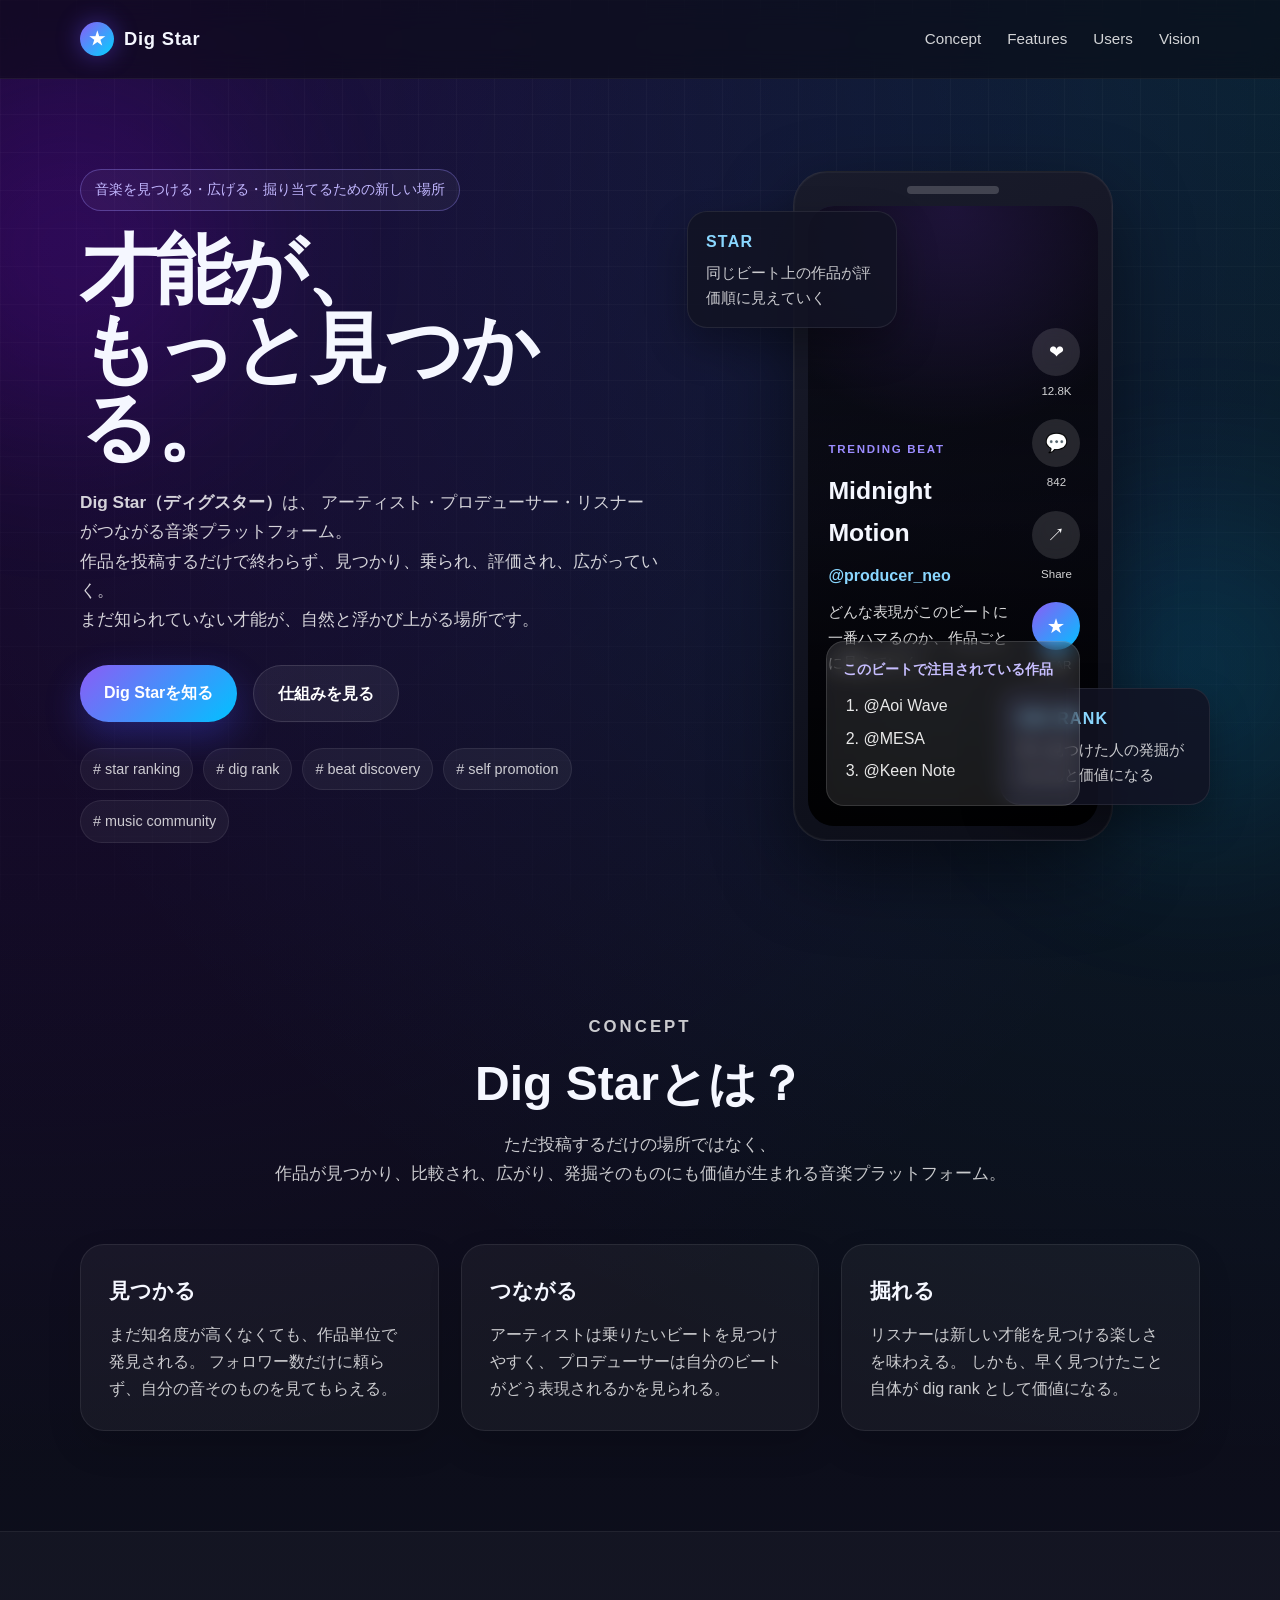
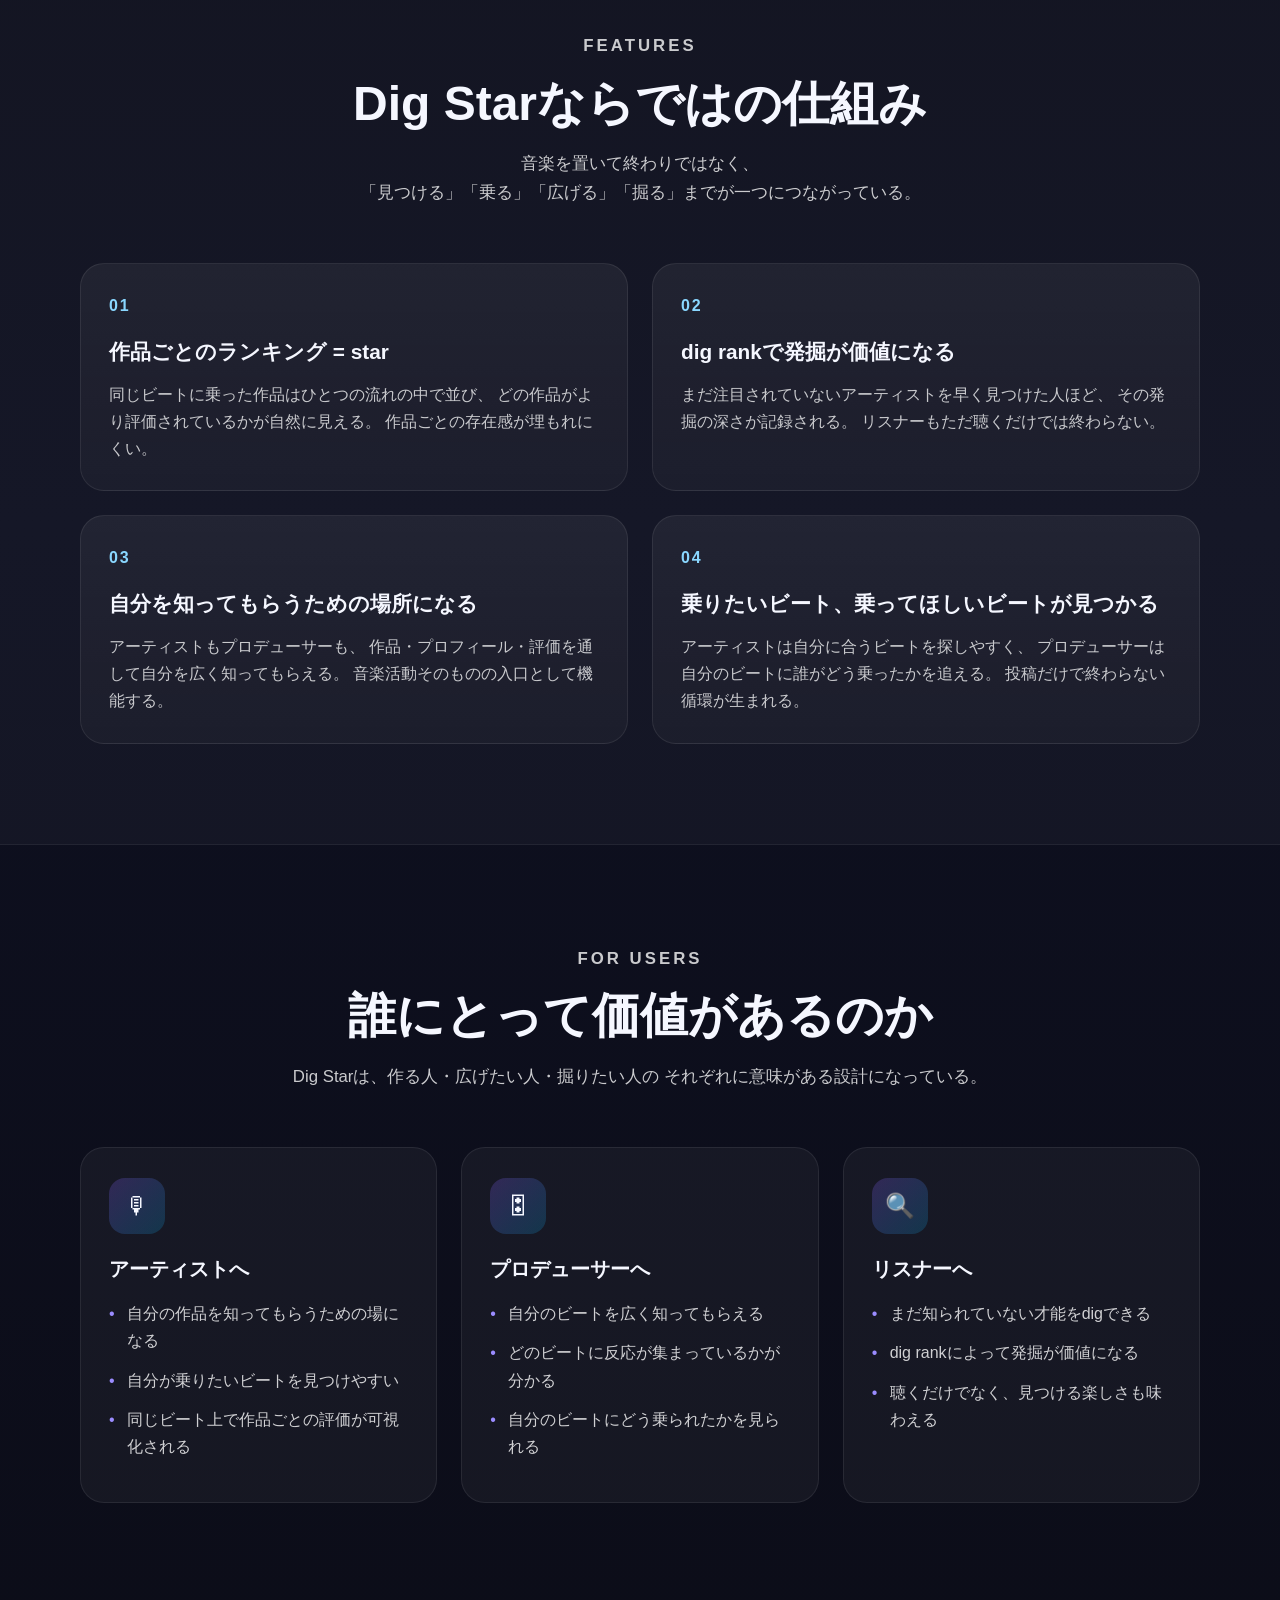
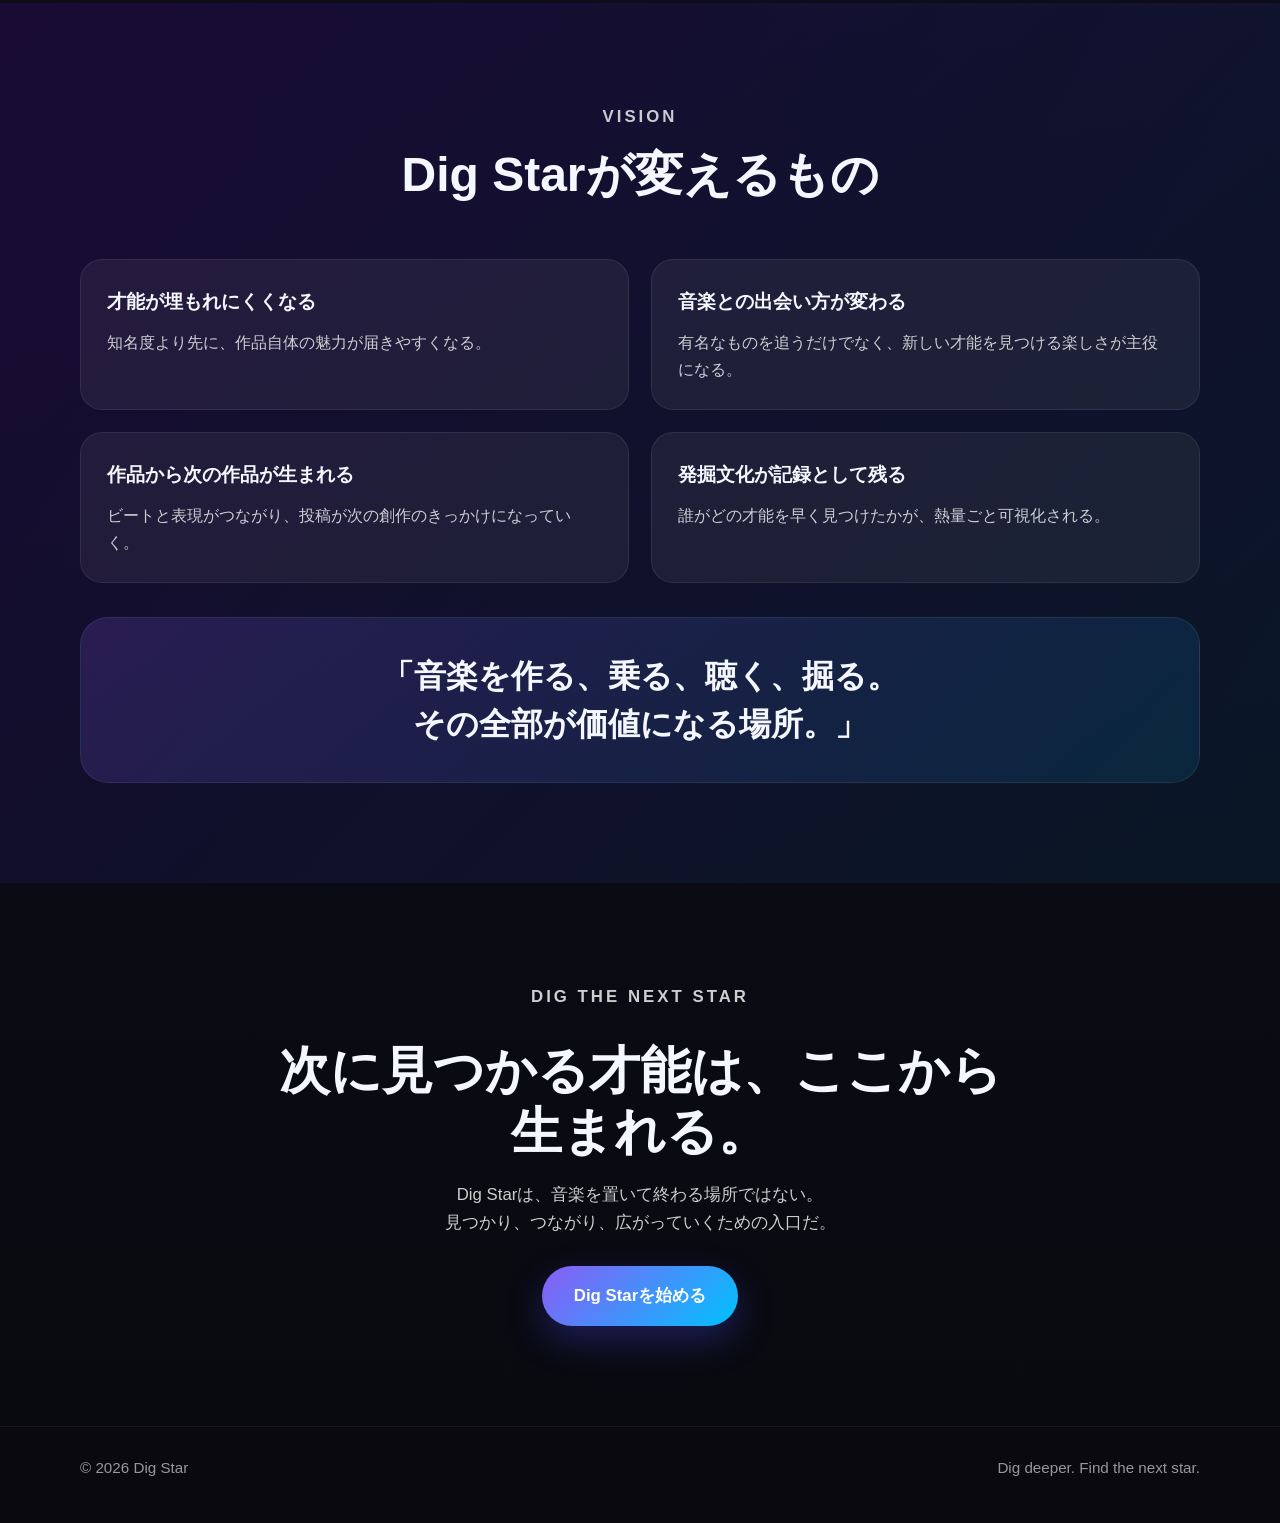
<file: index.html>
<!DOCTYPE html>
<html lang="ja">
<head>
  <meta charset="UTF-8">
  <meta name="viewport" content="width=device-width, initial-scale=1.0">
  <title>Dig Star | 才能が見つかる音楽プラットフォーム</title>
  <meta name="description" content="Dig Starは、アーティスト・プロデューサー・リスナーが出会い、作品が見つかり、評価され、発掘が価値になる音楽プラットフォームです。">
  <link rel="stylesheet" href="./css/digstar.css">
</head>
<body>
  <div class="background-glow glow-1"></div>
  <div class="background-glow glow-2"></div>
  <div class="background-grid"></div>

  <header class="site-header">
    <div class="container header-inner">
      <div class="logo">
        <span class="logo-mark">★</span>
        <span class="logo-text">Dig Star</span>
      </div>

      <nav class="nav">
        <a href="#concept">Concept</a>
        <a href="#features">Features</a>
        <a href="#users">Users</a>
        <a href="#vision">Vision</a>
      </nav>
    </div>
  </header>

  <main>
    <section class="hero">
      <div class="container hero-inner">
        <div class="hero-text">
          <p class="eyebrow">音楽を見つける・広げる・掘り当てるための新しい場所</p>

          <h1>
            才能が、<br>
            もっと見つかる。
          </h1>

          <p class="hero-description">
            <strong>Dig Star（ディグスター）</strong>は、
            アーティスト・プロデューサー・リスナーがつながる音楽プラットフォーム。<br>
            作品を投稿するだけで終わらず、見つかり、乗られ、評価され、広がっていく。<br>
            まだ知られていない才能が、自然と浮かび上がる場所です。
          </p>

          <div class="hero-buttons">
            <a href="#concept" class="btn btn-primary">Dig Starを知る</a>
            <a href="#features" class="btn btn-secondary">仕組みを見る</a>
          </div>

          <div class="hero-tags">
            <span># star ranking</span>
            <span># dig rank</span>
            <span># beat discovery</span>
            <span># self promotion</span>
            <span># music community</span>
          </div>
        </div>

        <div class="hero-visual">
          <div class="phone">
            <div class="phone-top"></div>

            <div class="phone-screen">
              <div class="mock-video">
                <div class="mock-video-overlay"></div>

                <div class="mock-left">
                  <p class="mock-label">TRENDING BEAT</p>
                  <h2>Midnight Motion</h2>
                  <p class="mock-user">@producer_neo</p>
                  <p class="mock-caption">
                    どんな表現がこのビートに一番ハマるのか、作品ごとに見えていく。
                  </p>
                </div>

                <div class="mock-right">
                  <div class="mock-icon">
                    <span>❤</span>
                    <small>12.8K</small>
                  </div>
                  <div class="mock-icon">
                    <span>💬</span>
                    <small>842</small>
                  </div>
                  <div class="mock-icon">
                    <span>↗</span>
                    <small>Share</small>
                  </div>
                  <div class="mock-icon rank-icon">
                    <span>★</span>
                    <small>STAR</small>
                  </div>
                </div>

                <div class="mock-bottom-card">
                  <p class="bottom-card-title">このビートで注目されている作品</p>
                  <ol>
                    <li>@Aoi Wave</li>
                    <li>@MESA</li>
                    <li>@Keen Note</li>
                  </ol>
                </div>
              </div>
            </div>
          </div>

          <div class="floating-card floating-card-1">
            <p class="floating-title">star</p>
            <p class="floating-text">
              同じビート上の作品が評価順に見えていく
            </p>
          </div>

          <div class="floating-card floating-card-2">
            <p class="floating-title">dig rank</p>
            <p class="floating-text">
              早く見つけた人の発掘がちゃんと価値になる
            </p>
          </div>
        </div>
      </div>
    </section>

    <section class="section" id="concept">
      <div class="container">
        <div class="section-heading">
          <p class="section-kicker">CONCEPT</p>
          <h2>Dig Starとは？</h2>
          <p>
            ただ投稿するだけの場所ではなく、<br>
            作品が見つかり、比較され、広がり、発掘そのものにも価値が生まれる音楽プラットフォーム。
          </p>
        </div>

        <div class="concept-grid">
          <article class="card">
            <h3>見つかる</h3>
            <p>
              まだ知名度が高くなくても、作品単位で発見される。
              フォロワー数だけに頼らず、自分の音そのものを見てもらえる。
            </p>
          </article>

          <article class="card">
            <h3>つながる</h3>
            <p>
              アーティストは乗りたいビートを見つけやすく、
              プロデューサーは自分のビートがどう表現されるかを見られる。
            </p>
          </article>

          <article class="card">
            <h3>掘れる</h3>
            <p>
              リスナーは新しい才能を見つける楽しさを味わえる。
              しかも、早く見つけたこと自体が dig rank として価値になる。
            </p>
          </article>
        </div>
      </div>
    </section>

    <section class="section section-dark" id="features">
      <div class="container">
        <div class="section-heading">
          <p class="section-kicker">FEATURES</p>
          <h2>Dig Starならではの仕組み</h2>
          <p>
            音楽を置いて終わりではなく、<br>
            「見つける」「乗る」「広げる」「掘る」までが一つにつながっている。
          </p>
        </div>

        <div class="feature-list">
          <article class="feature-card">
            <div class="feature-number">01</div>
            <h3>作品ごとのランキング = star</h3>
            <p>
              同じビートに乗った作品はひとつの流れの中で並び、
              どの作品がより評価されているかが自然に見える。
              作品ごとの存在感が埋もれにくい。
            </p>
          </article>

          <article class="feature-card">
            <div class="feature-number">02</div>
            <h3>dig rankで発掘が価値になる</h3>
            <p>
              まだ注目されていないアーティストを早く見つけた人ほど、
              その発掘の深さが記録される。
              リスナーもただ聴くだけでは終わらない。
            </p>
          </article>

          <article class="feature-card">
            <div class="feature-number">03</div>
            <h3>自分を知ってもらうための場所になる</h3>
            <p>
              アーティストもプロデューサーも、
              作品・プロフィール・評価を通して自分を広く知ってもらえる。
              音楽活動そのものの入口として機能する。
            </p>
          </article>

          <article class="feature-card">
            <div class="feature-number">04</div>
            <h3>乗りたいビート、乗ってほしいビートが見つかる</h3>
            <p>
              アーティストは自分に合うビートを探しやすく、
              プロデューサーは自分のビートに誰がどう乗ったかを追える。
              投稿だけで終わらない循環が生まれる。
            </p>
          </article>
        </div>
      </div>
    </section>

    <section class="section" id="users">
      <div class="container">
        <div class="section-heading">
          <p class="section-kicker">FOR USERS</p>
          <h2>誰にとって価値があるのか</h2>
          <p>
            Dig Starは、作る人・広げたい人・掘りたい人の
            それぞれに意味がある設計になっている。
          </p>
        </div>

        <div class="user-panels">
          <article class="user-panel">
            <span class="user-icon">🎙</span>
            <h3>アーティストへ</h3>
            <ul>
              <li>自分の作品を知ってもらうための場になる</li>
              <li>自分が乗りたいビートを見つけやすい</li>
              <li>同じビート上で作品ごとの評価が可視化される</li>
            </ul>
          </article>

          <article class="user-panel">
            <span class="user-icon">🎛</span>
            <h3>プロデューサーへ</h3>
            <ul>
              <li>自分のビートを広く知ってもらえる</li>
              <li>どのビートに反応が集まっているかが分かる</li>
              <li>自分のビートにどう乗られたかを見られる</li>
            </ul>
          </article>

          <article class="user-panel">
            <span class="user-icon">🔍</span>
            <h3>リスナーへ</h3>
            <ul>
              <li>まだ知られていない才能をdigできる</li>
              <li>dig rankによって発掘が価値になる</li>
              <li>聴くだけでなく、見つける楽しさも味わえる</li>
            </ul>
          </article>
        </div>
      </div>
    </section>

    <section class="section section-accent" id="vision">
      <div class="container">
        <div class="section-heading">
          <p class="section-kicker">VISION</p>
          <h2>Dig Starが変えるもの</h2>
        </div>

        <div class="vision-grid">
          <div class="vision-box">
            <h3>才能が埋もれにくくなる</h3>
            <p>
              知名度より先に、作品自体の魅力が届きやすくなる。
            </p>
          </div>

          <div class="vision-box">
            <h3>音楽との出会い方が変わる</h3>
            <p>
              有名なものを追うだけでなく、新しい才能を見つける楽しさが主役になる。
            </p>
          </div>

          <div class="vision-box">
            <h3>作品から次の作品が生まれる</h3>
            <p>
              ビートと表現がつながり、投稿が次の創作のきっかけになっていく。
            </p>
          </div>

          <div class="vision-box">
            <h3>発掘文化が記録として残る</h3>
            <p>
              誰がどの才能を早く見つけたかが、熱量ごと可視化される。
            </p>
          </div>
        </div>

        <div class="quote-box">
          <p class="quote-text">
            「音楽を作る、乗る、聴く、掘る。<br>
            その全部が価値になる場所。」
          </p>
        </div>
      </div>
    </section>

    <section class="section final-cta">
      <div class="container final-cta-inner">
        <p class="section-kicker">DIG THE NEXT STAR</p>
        <h2>次に見つかる才能は、ここから生まれる。</h2>
        <p>
          Dig Starは、音楽を置いて終わる場所ではない。<br>
          見つかり、つながり、広がっていくための入口だ。
        </p>

        <a href="#" class="btn btn-primary btn-large">Dig Starを始める</a>
      </div>
    </section>
  </main>

  <footer class="site-footer">
    <div class="container footer-inner">
      <p>© 2026 Dig Star</p>
      <p>Dig deeper. Find the next star.</p>
    </div>
  </footer>
</body>
</html>
</file>
<file: css/digstar.css>
* {
  margin: 0;
  padding: 0;
  box-sizing: border-box;
}

html {
  scroll-behavior: smooth;
}

body {
  font-family: "Hiragino Sans", "Yu Gothic", "Meiryo", sans-serif;
  background:
    radial-gradient(circle at top left, rgba(128, 0, 255, 0.18), transparent 30%),
    radial-gradient(circle at top right, rgba(0, 200, 255, 0.14), transparent 30%),
    linear-gradient(180deg, #09090f 0%, #0e1020 45%, #09090f 100%);
  color: #f5f7ff;
  line-height: 1.7;
  overflow-x: hidden;
  position: relative;
}

.background-glow {
  position: fixed;
  border-radius: 50%;
  filter: blur(90px);
  opacity: 0.5;
  z-index: -3;
}

.glow-1 {
  width: 340px;
  height: 340px;
  background: rgba(149, 0, 255, 0.35);
  top: 80px;
  left: -100px;
}

.glow-2 {
  width: 320px;
  height: 320px;
  background: rgba(0, 183, 255, 0.28);
  bottom: 70px;
  right: -80px;
}

.background-grid {
  position: fixed;
  inset: 0;
  background-image:
    linear-gradient(rgba(255, 255, 255, 0.03) 1px, transparent 1px),
    linear-gradient(90deg, rgba(255, 255, 255, 0.03) 1px, transparent 1px);
  background-size: 38px 38px;
  mask-image: linear-gradient(to bottom, rgba(0, 0, 0, 0.95), rgba(0, 0, 0, 0.35));
  z-index: -4;
}

.container {
  width: min(1120px, 92%);
  margin: 0 auto;
}

.section {
  padding: 100px 0;
}

.section-dark {
  background: rgba(255, 255, 255, 0.03);
  border-top: 1px solid rgba(255, 255, 255, 0.06);
  border-bottom: 1px solid rgba(255, 255, 255, 0.06);
}

.section-accent {
  background: linear-gradient(135deg, rgba(125, 0, 255, 0.12), rgba(0, 166, 255, 0.08));
}

.section-heading {
  text-align: center;
  max-width: 760px;
  margin: 0 auto 56px;
}

.section-kicker {
  color: #9b8cff;
  font-weight: 700;
  letter-spacing: 0.18em;
  font-size: 0.8rem;
  text-transform: uppercase;
  margin-bottom: 14px;
}

.section-heading h2 {
  font-size: clamp(2rem, 4vw, 3rem);
  line-height: 1.2;
  margin-bottom: 18px;
}

.section-heading p {
  color: rgba(255, 255, 255, 0.78);
  font-size: 1.05rem;
}

.site-header {
  position: sticky;
  top: 0;
  z-index: 100;
  backdrop-filter: blur(14px);
  background: rgba(10, 10, 18, 0.55);
  border-bottom: 1px solid rgba(255, 255, 255, 0.06);
}

.header-inner {
  min-height: 78px;
  display: flex;
  align-items: center;
  justify-content: space-between;
}

.logo {
  display: flex;
  align-items: center;
  gap: 10px;
  font-weight: 800;
}

.logo-mark {
  display: inline-flex;
  align-items: center;
  justify-content: center;
  width: 34px;
  height: 34px;
  border-radius: 50%;
  background: linear-gradient(135deg, #8b5cf6, #00d4ff);
  color: white;
  box-shadow: 0 0 24px rgba(104, 76, 255, 0.45);
}

.logo-text {
  font-size: 1.15rem;
  letter-spacing: 0.04em;
}

.nav {
  display: flex;
  gap: 26px;
}

.nav a {
  color: rgba(255, 255, 255, 0.82);
  text-decoration: none;
  font-size: 0.95rem;
  transition: 0.25s ease;
}

.nav a:hover {
  color: #ffffff;
  text-shadow: 0 0 10px rgba(255, 255, 255, 0.35);
}

.hero {
  padding: 90px 0 70px;
  min-height: 92vh;
  display: flex;
  align-items: center;
}

.hero-inner {
  display: grid;
  grid-template-columns: 1.08fr 0.92fr;
  gap: 48px;
  align-items: center;
}

.eyebrow {
  display: inline-block;
  padding: 8px 14px;
  margin-bottom: 20px;
  border: 1px solid rgba(155, 140, 255, 0.35);
  background: rgba(255, 255, 255, 0.04);
  color: #c2b7ff;
  border-radius: 999px;
  font-size: 0.88rem;
}

.hero h1 {
  font-size: clamp(2.8rem, 6vw, 5.2rem);
  line-height: 1.02;
  letter-spacing: -0.03em;
  margin-bottom: 22px;
}

.hero-description {
  max-width: 620px;
  color: rgba(255, 255, 255, 0.82);
  font-size: 1.08rem;
  margin-bottom: 30px;
}

.hero-buttons {
  display: flex;
  gap: 16px;
  flex-wrap: wrap;
  margin-bottom: 26px;
}

.hero-tags {
  display: flex;
  flex-wrap: wrap;
  gap: 10px;
}

.hero-tags span {
  padding: 8px 12px;
  border-radius: 999px;
  background: rgba(255, 255, 255, 0.05);
  color: rgba(255, 255, 255, 0.78);
  font-size: 0.9rem;
  border: 1px solid rgba(255, 255, 255, 0.08);
}

.btn {
  display: inline-block;
  text-decoration: none;
  font-weight: 700;
  border-radius: 999px;
  transition: transform 0.25s ease, box-shadow 0.25s ease, opacity 0.25s ease;
}

.btn:hover {
  transform: translateY(-2px);
}

.btn-primary {
  padding: 14px 24px;
  color: #fff;
  background: linear-gradient(135deg, #8b5cf6, #00c2ff);
  box-shadow: 0 14px 36px rgba(70, 80, 255, 0.3);
}

.btn-primary:hover {
  box-shadow: 0 18px 42px rgba(70, 80, 255, 0.42);
}

.btn-secondary {
  padding: 14px 24px;
  color: #fff;
  background: rgba(255, 255, 255, 0.06);
  border: 1px solid rgba(255, 255, 255, 0.12);
}

.btn-large {
  padding: 16px 32px;
  font-size: 1.05rem;
}

.hero-visual {
  position: relative;
  display: flex;
  justify-content: center;
  align-items: center;
}

.phone {
  width: 320px;
  max-width: 100%;
  padding: 14px;
  border-radius: 34px;
  background: linear-gradient(160deg, #191b2b, #0c0e18);
  border: 1px solid rgba(255, 255, 255, 0.08);
  box-shadow:
    0 30px 80px rgba(0, 0, 0, 0.48),
    0 0 0 1px rgba(255, 255, 255, 0.04) inset;
  position: relative;
}

.phone-top {
  width: 92px;
  height: 8px;
  border-radius: 999px;
  background: rgba(255, 255, 255, 0.18);
  margin: 0 auto 12px;
}

.phone-screen {
  border-radius: 26px;
  overflow: hidden;
  min-height: 620px;
  background: linear-gradient(180deg, #1d1f30, #0e1020);
}

.mock-video {
  position: relative;
  height: 620px;
  background:
    linear-gradient(180deg, rgba(11, 13, 26, 0.1), rgba(4, 4, 10, 0.92)),
    radial-gradient(circle at top, rgba(134, 74, 255, 0.45), transparent 35%),
    radial-gradient(circle at bottom, rgba(0, 193, 255, 0.25), transparent 26%),
    linear-gradient(135deg, #15172a, #090a14);
}

.mock-video-overlay {
  position: absolute;
  inset: 0;
  background:
    linear-gradient(to top, rgba(0, 0, 0, 0.85), rgba(0, 0, 0, 0.15) 50%, rgba(0, 0, 0, 0.55));
}

.mock-left,
.mock-right,
.mock-bottom-card {
  position: absolute;
  z-index: 2;
}

.mock-left {
  left: 20px;
  bottom: 150px;
  width: 65%;
}

.mock-label {
  color: #9b8cff;
  font-size: 0.72rem;
  font-weight: 800;
  letter-spacing: 0.15em;
  margin-bottom: 10px;
}

.mock-left h2 {
  font-size: 1.55rem;
  margin-bottom: 8px;
}

.mock-user {
  color: #8ad7ff;
  font-weight: 700;
  margin-bottom: 10px;
}

.mock-caption {
  font-size: 0.94rem;
  color: rgba(255, 255, 255, 0.86);
}

.mock-right {
  right: 18px;
  bottom: 150px;
  display: flex;
  flex-direction: column;
  gap: 18px;
  align-items: center;
}

.mock-icon {
  display: flex;
  flex-direction: column;
  align-items: center;
  gap: 6px;
  color: white;
}

.mock-icon span {
  width: 48px;
  height: 48px;
  border-radius: 50%;
  display: grid;
  place-items: center;
  font-size: 1.15rem;
  background: rgba(255, 255, 255, 0.12);
  backdrop-filter: blur(8px);
}

.mock-icon small {
  font-size: 0.72rem;
  color: rgba(255, 255, 255, 0.82);
}

.rank-icon span {
  background: linear-gradient(135deg, #8b5cf6, #00c2ff);
}

.mock-bottom-card {
  left: 18px;
  right: 18px;
  bottom: 20px;
  padding: 16px;
  border-radius: 18px;
  background: rgba(255, 255, 255, 0.1);
  border: 1px solid rgba(255, 255, 255, 0.12);
  backdrop-filter: blur(10px);
}

.bottom-card-title {
  font-size: 0.88rem;
  font-weight: 800;
  margin-bottom: 10px;
  color: #c7beff;
}

.mock-bottom-card ol {
  padding-left: 20px;
  color: rgba(255, 255, 255, 0.9);
}

.mock-bottom-card li {
  margin-bottom: 5px;
}

.floating-card {
  position: absolute;
  max-width: 210px;
  padding: 16px 18px;
  border-radius: 20px;
  background: rgba(18, 19, 35, 0.86);
  border: 1px solid rgba(255, 255, 255, 0.08);
  box-shadow: 0 18px 40px rgba(0, 0, 0, 0.32);
}

.floating-card-1 {
  top: 40px;
  left: -20px;
}

.floating-card-2 {
  right: -10px;
  bottom: 36px;
}

.floating-title {
  color: #8ad7ff;
  font-weight: 800;
  text-transform: uppercase;
  letter-spacing: 0.08em;
  margin-bottom: 6px;
}

.floating-text {
  color: rgba(255, 255, 255, 0.78);
  font-size: 0.92rem;
}

.concept-grid {
  display: grid;
  grid-template-columns: repeat(3, 1fr);
  gap: 22px;
}

.card {
  padding: 28px;
  border-radius: 24px;
  background: rgba(255, 255, 255, 0.045);
  border: 1px solid rgba(255, 255, 255, 0.08);
  box-shadow: 0 16px 34px rgba(0, 0, 0, 0.14);
}

.card h3 {
  font-size: 1.3rem;
  margin-bottom: 12px;
}

.card p {
  color: rgba(255, 255, 255, 0.78);
}

.feature-list {
  display: grid;
  grid-template-columns: repeat(2, 1fr);
  gap: 24px;
}

.feature-card {
  padding: 28px;
  border-radius: 24px;
  background: linear-gradient(180deg, rgba(255, 255, 255, 0.06), rgba(255, 255, 255, 0.03));
  border: 1px solid rgba(255, 255, 255, 0.08);
}

.feature-number {
  display: inline-block;
  margin-bottom: 14px;
  font-weight: 800;
  color: #8ad7ff;
  letter-spacing: 0.12em;
}

.feature-card h3 {
  font-size: 1.3rem;
  margin-bottom: 12px;
}

.feature-card p {
  color: rgba(255, 255, 255, 0.76);
}

.user-panels {
  display: grid;
  grid-template-columns: repeat(3, 1fr);
  gap: 24px;
}

.user-panel {
  padding: 30px 28px;
  border-radius: 24px;
  background: rgba(255, 255, 255, 0.045);
  border: 1px solid rgba(255, 255, 255, 0.08);
}

.user-icon {
  display: inline-flex;
  align-items: center;
  justify-content: center;
  width: 56px;
  height: 56px;
  font-size: 1.5rem;
  margin-bottom: 18px;
  border-radius: 16px;
  background: linear-gradient(135deg, rgba(139, 92, 246, 0.24), rgba(0, 194, 255, 0.18));
}

.user-panel h3 {
  margin-bottom: 14px;
  font-size: 1.25rem;
}

.user-panel ul {
  list-style: none;
}

.user-panel li {
  color: rgba(255, 255, 255, 0.8);
  margin-bottom: 12px;
  position: relative;
  padding-left: 18px;
}

.user-panel li::before {
  content: "•";
  color: #9b8cff;
  position: absolute;
  left: 0;
}

.vision-grid {
  display: grid;
  grid-template-columns: repeat(2, 1fr);
  gap: 22px;
  margin-bottom: 34px;
}

.vision-box {
  padding: 26px;
  border-radius: 22px;
  background: rgba(255, 255, 255, 0.06);
  border: 1px solid rgba(255, 255, 255, 0.08);
}

.vision-box h3 {
  margin-bottom: 10px;
  font-size: 1.2rem;
}

.vision-box p {
  color: rgba(255, 255, 255, 0.78);
}

.quote-box {
  text-align: center;
  padding: 34px 20px;
  border-radius: 28px;
  background: linear-gradient(135deg, rgba(139, 92, 246, 0.18), rgba(0, 194, 255, 0.1));
  border: 1px solid rgba(255, 255, 255, 0.08);
}

.quote-text {
  font-size: clamp(1.35rem, 3vw, 2rem);
  font-weight: 800;
  line-height: 1.5;
}

.final-cta {
  text-align: center;
}

.final-cta-inner {
  max-width: 760px;
}

.final-cta h2 {
  font-size: clamp(2rem, 4vw, 3.4rem);
  line-height: 1.2;
  margin-bottom: 18px;
}

.final-cta p {
  color: rgba(255, 255, 255, 0.8);
  margin-bottom: 28px;
  font-size: 1.05rem;
}

.site-footer {
  padding: 28px 0 42px;
  border-top: 1px solid rgba(255, 255, 255, 0.06);
}

.footer-inner {
  display: flex;
  justify-content: space-between;
  gap: 20px;
  color: rgba(255, 255, 255, 0.58);
  font-size: 0.95rem;
}

@media (max-width: 980px) {
  .hero-inner,
  .concept-grid,
  .feature-list,
  .user-panels,
  .vision-grid {
    grid-template-columns: 1fr;
  }

  .hero {
    padding-top: 60px;
  }

  .hero-visual {
    margin-top: 10px;
  }

  .floating-card-1 {
    top: -10px;
    left: 0;
  }

  .floating-card-2 {
    right: 0;
    bottom: -10px;
  }
}

@media (max-width: 760px) {
  .nav {
    display: none;
  }

  .section {
    padding: 76px 0;
  }

  .hero h1 {
    line-height: 1.08;
  }

  .phone {
    width: 100%;
    max-width: 320px;
  }

  .footer-inner {
    flex-direction: column;
    text-align: center;
  }
}

@media (max-width: 520px) {
  .hero-buttons {
    flex-direction: column;
    align-items: stretch;
  }

  .btn {
    text-align: center;
  }

  .floating-card {
    position: static;
    margin-top: 16px;
    max-width: 100%;
  }

  .hero-visual {
    flex-direction: column;
    gap: 12px;
  }
}
</file>
